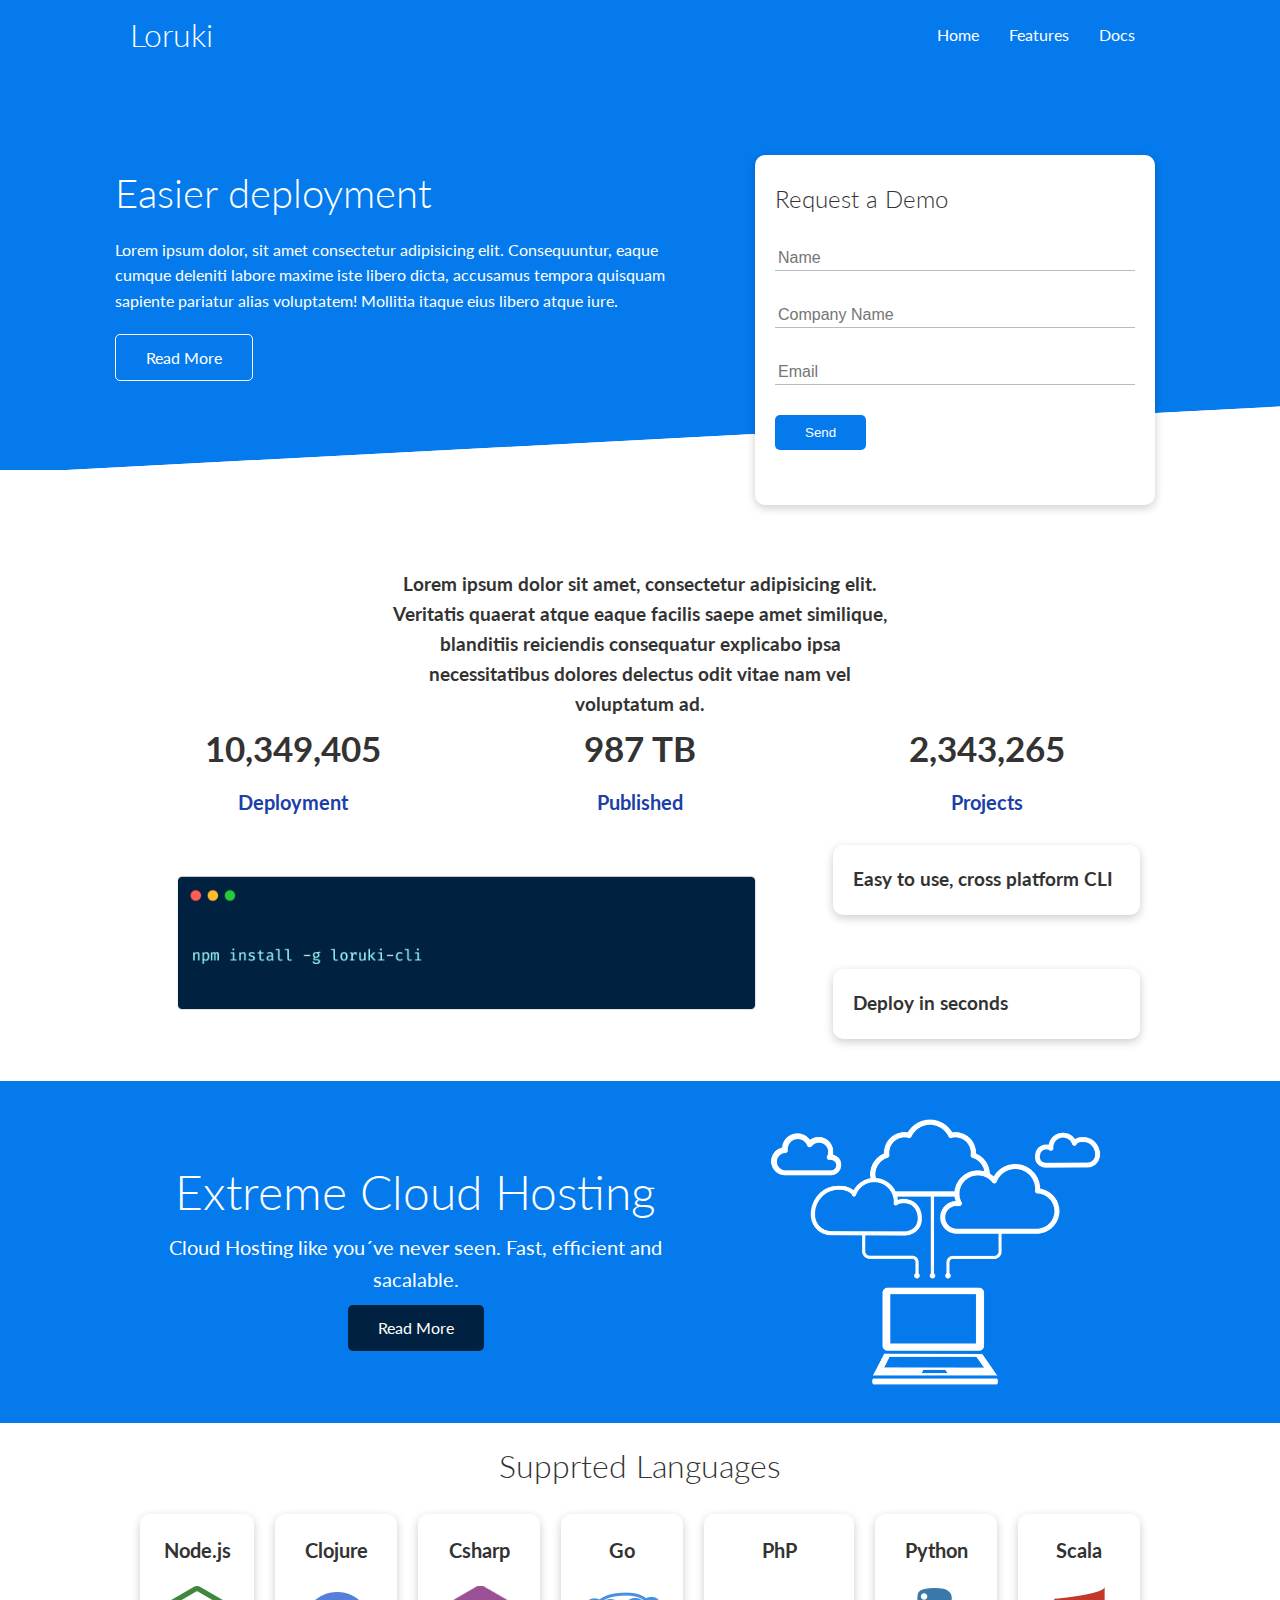
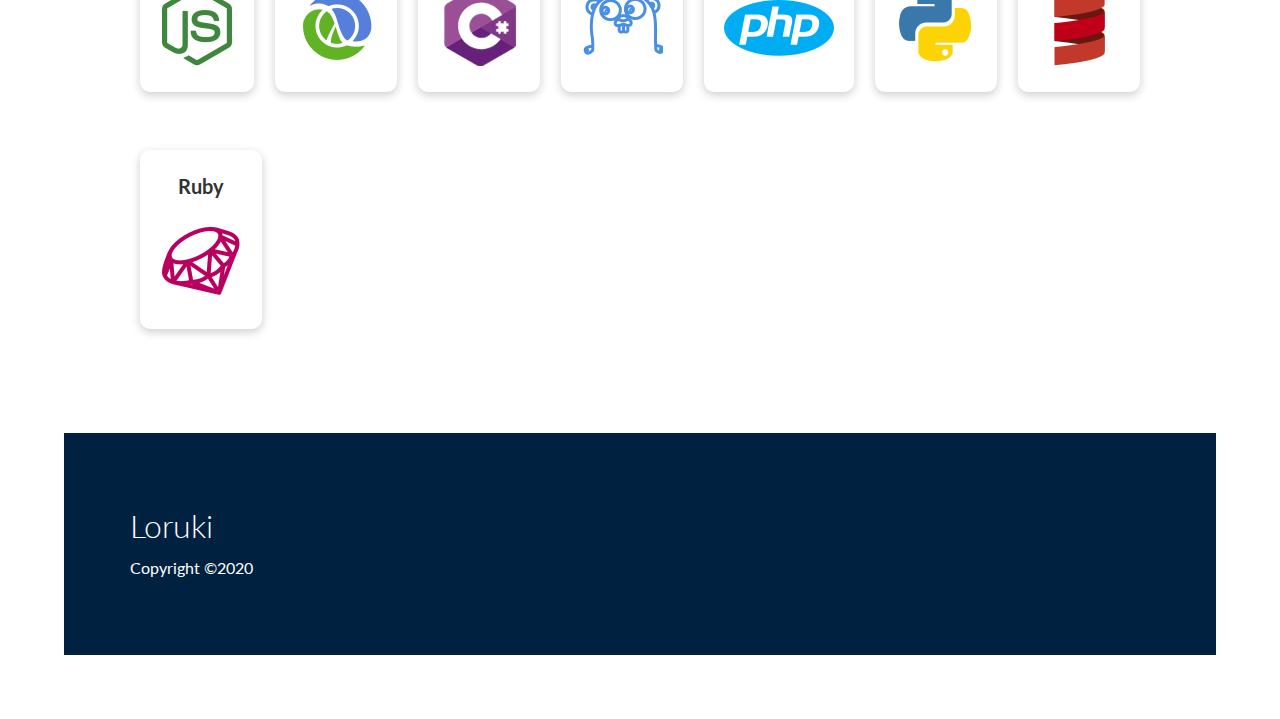
<file: index.html>
<!DOCTYPE html>
<html lang="en">

<head>
    <meta charset="UTF-8">
    <meta name="viewport" content="width=device-width, initial-scale=1.0">
    <!--LINKS A FONTAWESOME-->
    <link rel="stylesheet" href="https://cdnjs.cloudflare.com/ajax/libs/font-awesome/5.15.1/css/all.min.css" integrity="sha512-+4zCK9k+qNFUR5X+cKL9EIR+ZOhtIloNl9GIKS57V1MyNsYpYcUrUeQc9vNfzsWfV28IaLL3i96P9sdNyeRssA==" crossorigin="anonymous" />
    <!--LINKS A CSS-->
    <link rel="stylesheet" href="css/style.css">
    <link rel="stylesheet" href="css/utilities.css">

    <title>Loruki | Cloud Hosting for Everyone</title>
</head>

<body>
    <!--NavBar -->
    <div class="navbar">
        <div class="container flex"><!--ESTABLECE CONTAINER COMO FLEX-->
            <h1 class="logo">Loruki</h1>
            <nav>
                <ul>
                    <li><a href="index.html">Home</a></li>
                    <li><a href="features.html">Features</a></li>
                    <li><a href="docs.html">Docs</a></li>
                </ul>
            </nav>
        </div>
    </div>
    </div>
    <!--Showcase-->
    <section class="showcase">  <!--SECCIÓN SHOWCASE-->
        <div class="container grid">    <!--CONTAINER TIPO GRID-->
            <div class="showcase-text">
                <h1>Easier deployment</h1>
                <p>Lorem ipsum dolor, sit amet consectetur adipisicing elit. Consequuntur, eaque cumque deleniti labore
                    maxime iste libero dicta, accusamus tempora quisquam sapiente pariatur alias voluptatem! Mollitia
                    itaque eius libero atque iure.</p>
                <a href="features.html" class="btn btn-outline">Read More</a>   <!--BOTON OUTLINE-->
            </div>
            <div class="showcase-form card">    
                <h2>Request a Demo</h2>
                <form>
                    <div class="form-control">
                        <input type="text" name="name" placeholder="Name" required>
                    </div>
                    <div class="form-control">
                        <input type="text" name="company" placeholder="Company Name" required>
                    </div>
                    <div class="form-control">
                        <input type="email" name="email" placeholder="Email" required>
                    </div>
                    <input type="submit" value="Send" class="btn btn-primary">
                </form>
            </div>
        </div>
    </section>
    <!--Stats-->
    <section class="stats">
        <div class="container">
            <h3 class="stats-heading text-center my-1">
                Lorem ipsum dolor sit amet, consectetur adipisicing elit. Veritatis quaerat atque eaque facilis saepe
                amet similique, blanditiis reiciendis consequatur explicabo ipsa necessitatibus dolores delectus odit
                vitae nam vel voluptatum ad.
            </h3>
            <div class="grid grid-3 text-center my-4">
                <div>
                    <i class="fas fa-server fa-3x"></i>
                        <h3>10,349,405</h3>
                        <p class="text-secondary">Deployment</p>
                </div>
                <div><i class="fas fa-upload fa-3x"></i>
                        <h3>987 TB</h3>
                        <p class="text-secondary">Published</p>   
                </div>
                <div>
                    <i class="fas fa-project-diagram fa-3x"></i>
                        <h3>2,343,265</h3>
                        <p class="text-secondary">Projects</p>
                </div>
            </div>

        </div>
    </section>
    <!--CLI-->
    <section class="cli">
        <div class="container grid">
            <img src="images/cli.png" alt="">
            <div class="card">
                <h3>Easy to use, cross platform CLI</h3>
            </div>
            <div class="card">
                <h3>Deploy in seconds</h3>
            </div>
        </div>
    </section>
    <!--CLOUD-->
    <section class="cloud bg-primary my-2 py-2">
        <div class="container grid">
            <div class="text-center">
                <h2 class="lg">Extreme Cloud Hosting</h2>
                <p class="lead my-1">Cloud Hosting like you´ve never seen.
                    Fast, efficient and sacalable.</p>
                <a href="features.html" class="btn btn-dark">Read More</a>
            </div>
            <img src="images/cloud.png" alt="">
        </div>
    </section>
    <!--Languages -->
    <section class="languages">
        <h2 class="md text-center my-2">
            Supprted Languages
        </h2>
        <div class="container flex">
            <div class="card">
                <h4>Node.js</h4>
                <img src="images/logos/node.png" alt="">
            </div>
            <div class="card">
                <h4>Clojure</h4>
                <img src="images/logos/clojure.png" alt="">
            </div>
            <div class="card">
                <h4>Csharp</h4>
                <img src="images/logos/csharp.png" alt="">
            </div>
            <div class="card">
                <h4>Go</h4>
                <img src="images/logos/go.png" alt="">
            </div>
            <div class="card">
                <h4>PhP</h4>
                <img src="images/logos/php.png" alt="">
            </div>
            <div class="card">
                <h4>Python</h4>
                <img src="images/logos/python.png" alt="">
            </div>
            <div class="card">
                <h4>Scala</h4>
                <img src="images/logos/scala.png" alt="">
            </div>
            <div class="card">
                <h4>Ruby</h4>
                <img src="images/logos/ruby.png" alt="">
            </div>
            
        </div>
    </section>
    <!--Footer-->
    <footer class="footer bg-dark py-5">
        <div class="container grid grid-3">
            <div>
                <h1>Loruki</h1>
                <p>Copyright &copy;2020</p>
            </div>
            <nav>
                <ul>
                    <li><a href="index.html"></a></li>
                    <li><a href="features.html"></a></li>
                    <li><a href="doc.html"></a></li>
                </ul>
            </nav>
            <div class="social">
                <a href="#"><i class="fab fa-twitter fa-2x"></i></a>
                <a href="#"><i class="fab fa-facebook fa-2x"></i></a>
                <a href="#"><i class="fab fa-instagram fa-2x"></i></a>
                <a href="#"><i class="fab fa-github fa-2x"></i></a>
            </div>
        </div>
    </footer>
</body>

</html>
</file>
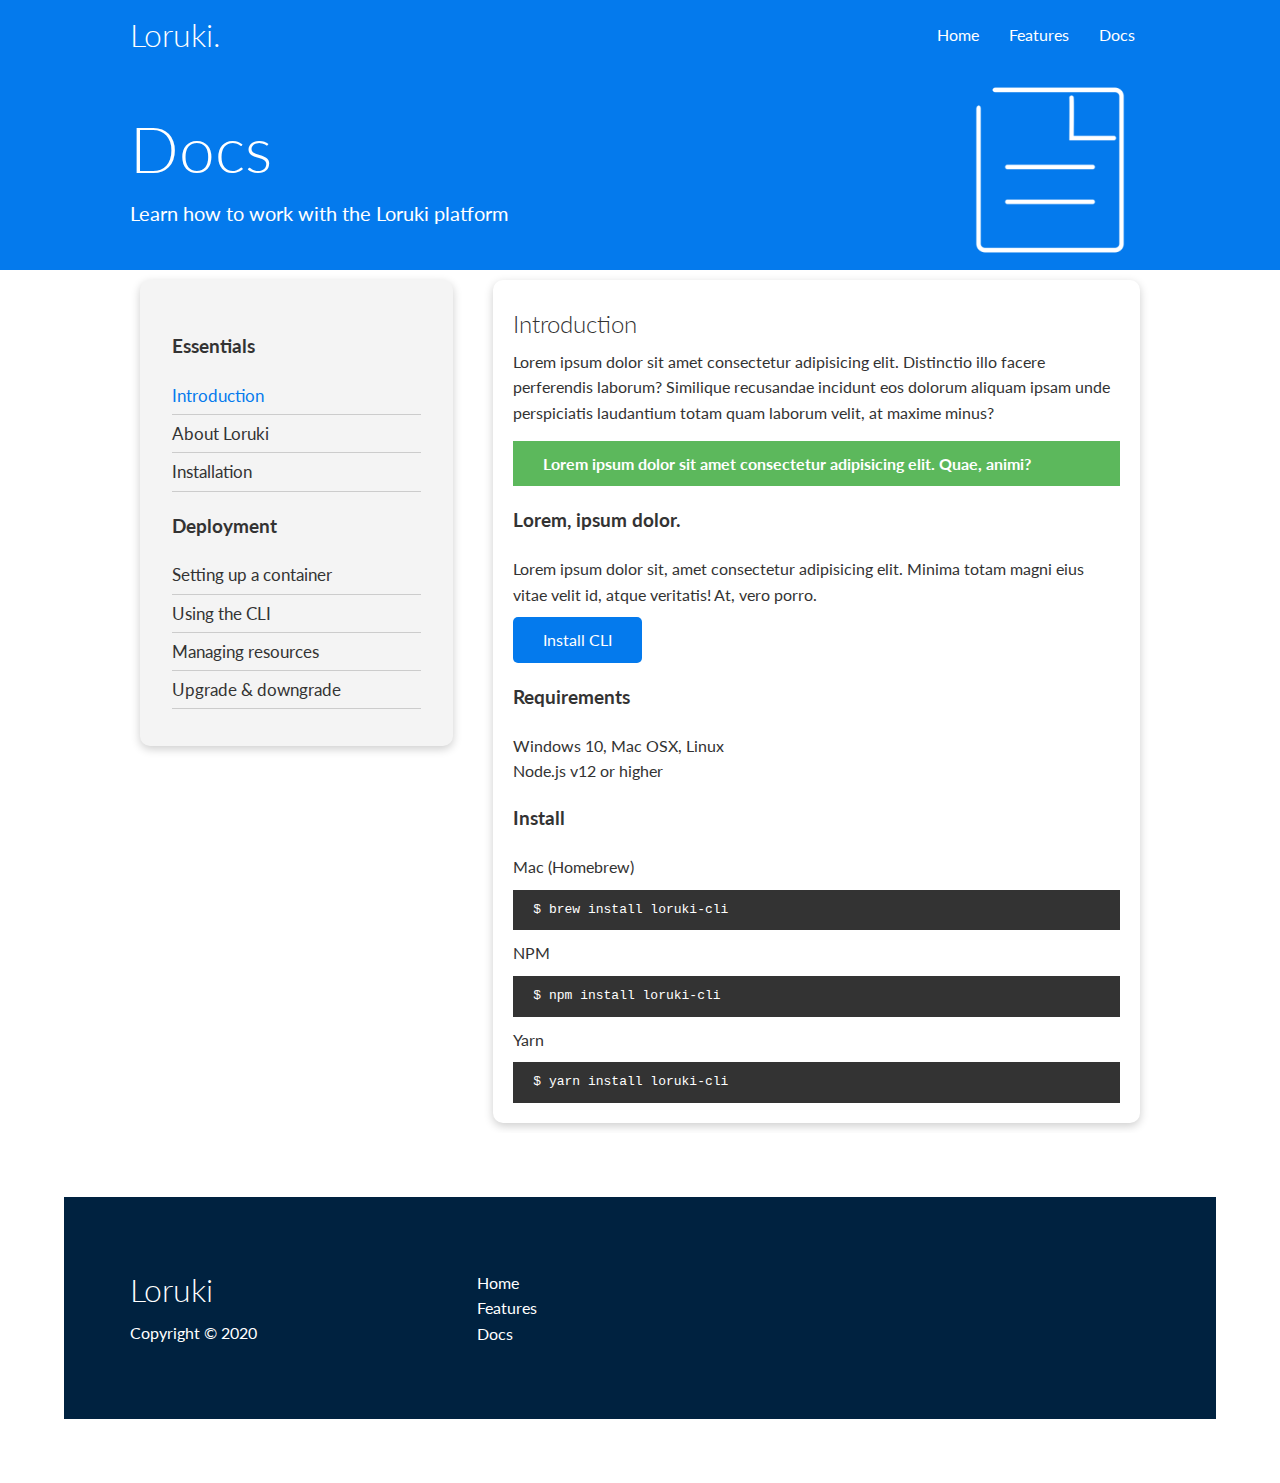
<file: docs.html>
<!DOCTYPE html>
<html lang="en">
<head>
    <meta charset="UTF-8">
    <meta name="viewport" content="width=device-width, initial-scale=1.0">
    <!--LINKS A FONTAWESOME-->
    <link rel="stylesheet" href="https://cdnjs.cloudflare.com/ajax/libs/font-awesome/5.15.1/css/all.min.css" integrity="sha512-+4zCK9k+qNFUR5X+cKL9EIR+ZOhtIloNl9GIKS57V1MyNsYpYcUrUeQc9vNfzsWfV28IaLL3i96P9sdNyeRssA==" crossorigin="anonymous" />
    <!--LINKS A CSS-->
    <link rel="stylesheet" href="css/utilities.css">
    <link rel="stylesheet" href="css/style.css">
    <title>Loruki | Cloud Hosting For Everyone</title>
</head>
<body>
    <!-- Navbar -->
    <div class="navbar">
        <div class="container flex">
            <h1 class="logo">Loruki.</h1>
            <nav>
                <ul>
                    <li><a href="index.html">Home</a></li>
                    <li><a href="features.html">Features</a></li>
                    <li><a href="docs.html">Docs</a></li>
                </ul>
            </nav>
        </div>
    </div>

    <!-- Head -->
    <section class="docs-head bg-primary">
        <div class="container grid">
            <div>
                <h1 class="xl">Docs</h1>
                <p class="lead">
                    Learn how to work with the Loruki platform
                </p>
            </div>
            <img src="images/docs.png" alt="">
        </div>
    </section>

    <!-- Docs main -->
    <section class="docs-main my-4">
        <div class="container grid">
            <div class="card bg-light p-3">
                <h3 class="my-2">Essentials</h3>
                <nav>
                    <ul>
                        <li><a class="text-primary" href="#">Introduction</a></li>
                        <li><a href="#">About Loruki</a></li>
                        <li><a href="#">Installation</a></li>
                    </ul>
                </nav>

                <h3 class="my-2">Deployment</h3>
                <nav>
                    <ul>
                        <li><a href="#">Setting up a container</a></li>
							<li><a href="#">Using the CLI</a></li>
							<li><a href="#">Managing resources</a></li>
							<li><a href="#">Upgrade & downgrade</a></li>
                    </ul>
                </nav>
            </div>
            <div class="card">
                <h2>Introduction</h2>
                <p>Lorem ipsum dolor sit amet consectetur adipisicing elit. Distinctio illo facere perferendis laborum? Similique recusandae incidunt eos dolorum aliquam ipsam unde perspiciatis laudantium totam quam laborum velit, at maxime minus?</p>

                <div class="alert alert-success">
                    <i class="fas fa-info"></i> Lorem ipsum dolor sit amet consectetur adipisicing elit. Quae, animi?
                </div>

                <h3>Lorem, ipsum dolor.</h3>
                <p>Lorem ipsum dolor sit, amet consectetur adipisicing elit. Minima totam magni eius vitae velit id, atque veritatis! At, vero porro.</p>
                <a href="#" class="btn btn-primary">Install CLI</a>

                <h3>Requirements</h3>
                <ul>
                    <li>Windows 10, Mac OSX, Linux</li>
                    <li>Node.js v12 or higher</li>
                </ul>

                <h3>Install</h3>
                <p>Mac (Homebrew)</p>
                <pre><code>$ brew install loruki-cli</code></pre>
                <p>NPM</p>
                <pre><code>$ npm install loruki-cli</code></pre>
                <p>Yarn</p>
                <pre><code>$ yarn install loruki-cli</code></pre>

            </div>
        </div>
    </section>
    
    <!-- Footer -->
    <footer class="footer bg-dark py-5">
        <div class="container grid grid-3">
            <div>
                <h1>Loruki
                </h1>
                <p>Copyright &copy; 2020</p>
            </div>
            <nav>
                <ul>
                    <li><a href="index.html">Home</a></li>
                    <li><a href="features.html">Features</a></li>
                    <li><a href="docs.html">Docs</a></li>
                </ul>
            </nav>
            <div class="social">
                <a href="#"><i class="fab fa-github fa-2x"></i></a>
                <a href="#"><i class="fab fa-facebook fa-2x"></i></a>
                <a href="#"><i class="fab fa-instagram fa-2x"></i></a>
                <a href="#"><i class="fab fa-twitter fa-2x"></i></a>
            </div>
        </div>
    </footer>
</body>
</html>
</file>
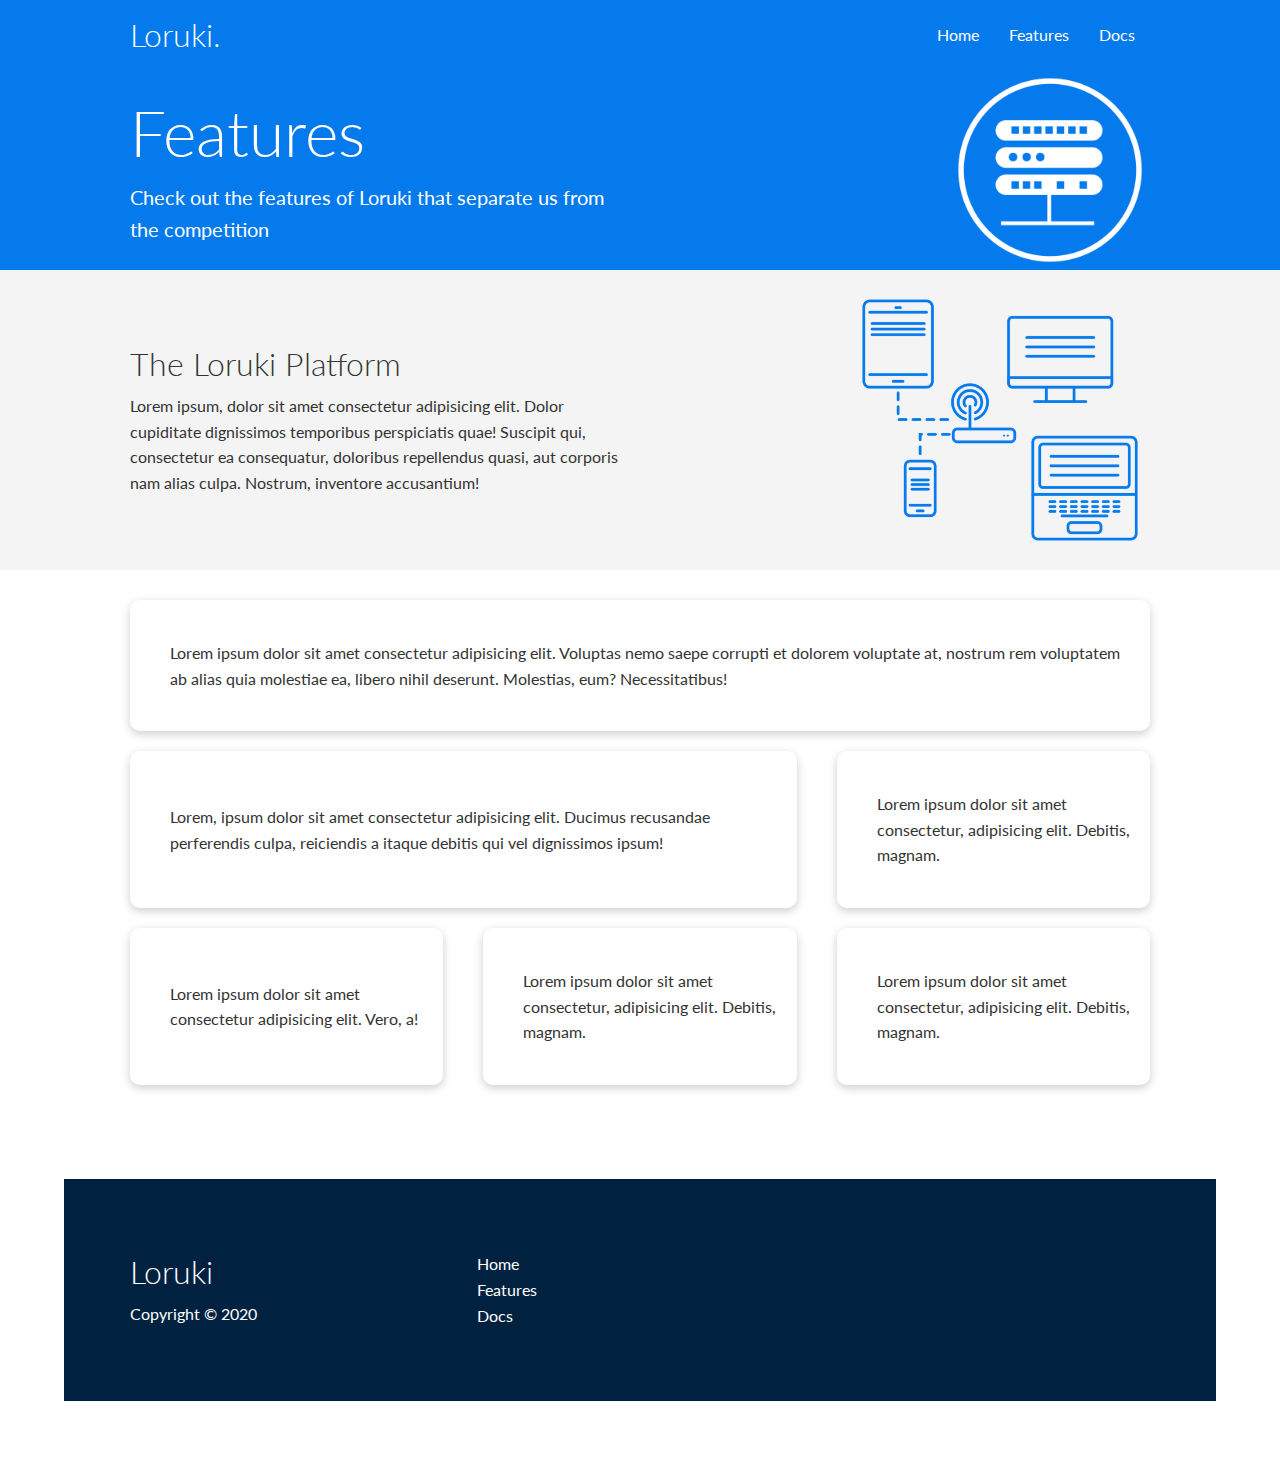
<file: features.html>
<!DOCTYPE html>
<html lang="en">
<head>
    <meta charset="UTF-8">
    <meta name="viewport" content="width=device-width, initial-scale=1.0">
    <!--LINKS A FONTAWESOME-->
    <link rel="stylesheet" href="https://cdnjs.cloudflare.com/ajax/libs/font-awesome/5.15.1/css/all.min.css" integrity="sha512-+4zCK9k+qNFUR5X+cKL9EIR+ZOhtIloNl9GIKS57V1MyNsYpYcUrUeQc9vNfzsWfV28IaLL3i96P9sdNyeRssA==" crossorigin="anonymous" />
    <!--LINKS A CSS-->
    <link rel="stylesheet" href="css/utilities.css">
    <link rel="stylesheet" href="css/style.css">
    <title>Loruki | Cloud Hosting For Everyone</title>
</head>
<body>
    <!-- Navbar -->
    <div class="navbar">
        <div class="container flex">
            <h1 class="logo">Loruki.</h1>
            <nav>
                <ul>
                    <li><a href="index.html">Home</a></li>
                    <li><a href="features.html">Features</a></li>
                    <li><a href="docs.html">Docs</a></li>
                </ul>
            </nav>
        </div>
    </div>

    <!-- Head -->
    <section class="features-head bg-primary">
        <div class="container grid">
            <div>
                <h1 class="xl">Features</h1>
                <p class="lead">
                    Check out the features of Loruki that separate us from the
						competition
                </p>
            </div>
            <img src="images/server.png" alt="">
        </div>
    </section>

    <!-- Sub head -->
    <section class="features-sub-head bg-light">
        <div class="container grid">
            <div>
                <h1 class="md">The Loruki Platform</h1>
                <p>
                    Lorem ipsum, dolor sit amet consectetur adipisicing elit. Dolor cupiditate dignissimos temporibus perspiciatis quae! Suscipit qui, consectetur ea consequatur, doloribus repellendus quasi, aut corporis nam alias culpa. Nostrum, inventore accusantium!
                </p>
            </div>
            <img src="images/server2.png" alt="">
        </div>
    </section>

    <section class="features-main my-2">
        <div class="container grid grid-3">
            <div class="card flex">
                <i class="fas fa-server fa-3x"></i>
                <p>Lorem ipsum dolor sit amet consectetur adipisicing elit. Voluptas nemo saepe corrupti et dolorem voluptate at, nostrum rem voluptatem ab alias quia molestiae ea, libero nihil deserunt. Molestias, eum? Necessitatibus!</p>
            </div>
            <div class="card flex">
                <i class="fas fa-network-wired fa-3x"></i>
                <p>
                    Lorem, ipsum dolor sit amet consectetur adipisicing elit. Ducimus
                    recusandae perferendis culpa, reiciendis a itaque debitis qui vel
                    dignissimos ipsum!
                </p>
            </div>
            <div class="card flex">
                <i class="fas fa-laptop-code fa-3x"></i>
                <p>
                    Lorem ipsum dolor sit amet consectetur, adipisicing elit. Debitis,
                    magnam.
                </p>
            </div>
            <div class="card flex">
                <i class="fas fa-database fa-3x"></i>
                <p>
                    Lorem ipsum dolor sit amet consectetur adipisicing elit. Vero, a!
                </p>
            </div>
            <div class="card flex">
                <i class="fas fa-power-off fa-3x"></i>
                <p>
                    Lorem ipsum dolor sit amet consectetur, adipisicing elit. Debitis,
                    magnam.
                </p>
            </div>
            <div class="card flex">
                <i class="fas fa-upload fa-3x"></i>
                <p>
                    Lorem ipsum dolor sit amet consectetur, adipisicing elit. Debitis,
                    magnam.
                </p>
            </div>
        </div>
    </section>

    <!-- Footer -->
    <footer class="footer bg-dark py-5">
        <div class="container grid grid-3">
            <div>
                <h1>Loruki
                </h1>
                <p>Copyright &copy; 2020</p>
            </div>
            <nav>
                <ul>
                    <li><a href="index.html">Home</a></li>
                    <li><a href="features.html">Features</a></li>
                    <li><a href="docs.html">Docs</a></li>
                </ul>
            </nav>
            <div class="social">
                <a href="#"><i class="fab fa-github fa-2x"></i></a>
                <a href="#"><i class="fab fa-facebook fa-2x"></i></a>
                <a href="#"><i class="fab fa-instagram fa-2x"></i></a>
                <a href="#"><i class="fab fa-twitter fa-2x"></i></a>
            </div>
        </div>
    </footer>
</body>
</html>
</file>
<file: css/style.css>
/*FUENTE IMPORTADA DESDE GOOGLE FOTNS*/
@import url('https://fonts.googleapis.com/css2?family=Lato:wght@300&display=swap');

:root{  /*CON ROOT CREAMOS VARIABLES DE PARA ESTE PROGRAMA*/
    --primary-color:#047aed;
    --secondary-color:#1c3fa8;
    --dark-color:#002240;
    --light-color:#f4f4f4;
    --success-color:#5cb85c;
    --error-color:#d9534f;
}


*{  /*SELECTOR UNIVERSAL, ESTABLECE MARGIN Y PADDING 0 DE INICIO PARA TODA LA PÁGINA
    */
    box-sizing: border-box;
    /*border-box le dice al navegador tomar en cuenta para cualquier valor que se especifique 
    de borde o de relleno para el ancho o alto de un elemento. Es decir, si se define un elemento c
    on un ancho de 100 pixeles. Esos 100 pixeles incluíran cualquier borde o relleno que se añadan, 
    y la caja de contenido se encogerá para absorber ese ancho extra. Esto típicamente hace mucho más 
    fácil dimensionar elementos*/
    padding: 0;
    margin: 0;
}
body{
    font-family: 'Lato',sans-serif; /*SELECCIONAMOS LA FUENTE IMPORTADA Y SIN SERIFA*/
    color: #333;
    line-height: 1.6;   /*INTERLINEADO, EL RECOMENDADO ES 1.6*/
}
ul{ 
    list-style-type: none;  /*QUITAMOS LOS PUNTITOS DE LAS LISTAS*/
}
a{
    text-decoration: none;  /*QUITAMOS LOS ENFECTOS DE TEXTO POR DEFECTO EN ENLACES*/
    color: #333;
}
h1,h2{
    font-weight: 300;       
    line-height: 1.2;
    margin: 10px 0;
}
p{
    margin:10px 0;
}
img{
    width: 100%;    /*LA IMAGEN OCUPA EL 100% DE SU DIV */
}
code,pre{   /*PARA INTRODUCIR TROZOS DE CODIGOS QUE SE VAN A REPRESENTAR*/
    background: #333;
    color: #fff;
    padding: 10px;
}
/*NavBar*/
.navbar{
    background-color: var(--primary-color);
    color: #fff;
    height: 70px;
}
.navbar ul{
    display: flex;  /*https://developer.mozilla.org/es/docs/Web/CSS/CSS_Flexible_Box_Layout/Usando_las_cajas_flexibles_CSS*/

}
.navbar a{
    color:#fff ;
    padding: 10px;
    margin: 0 5px;
}
.navbar a:hover{
    border-bottom: 2px #fff solid;
}
.navbar .flex{
    justify-content: space-between; /*ALINEA LOS ELEMENTOS FLEX EN LOS EXTREMOS */
}
/*Showcase*/
.showcase{
    height: 400px;
    background-color: var(--primary-color);
    color: #fff;
    position: relative;
}
.showcase h1{
    font-size: 40px;
}
.showcase p{
    margin: 20px 0;
}
.showcase .grid{
    grid-template-columns: 55% 45%; /*DISTRIBUCIÓN EN EL ELEMENTO GRID QUE LE CONTIENE */
    gap: 30px;          
    overflow: visible;  /*PERMITE VER LA PARTE QUE REBASA A SU ELEMENTO CONTENEDOR*/
}
.showcase-text{
    animation: slideInFromLeft 1s ease-in;
}
.showcase-form{
    position: relative;
    top: 60px;
    height: 350px;
    width: 400px;
    padding: 40px;
    z-index: 100;
    justify-self: flex-end;
    animation: slideInFromRight 1s ease-in;
}
.showcase-form .form-control{
    margin: 30px 0;
}
.showcase-form input[type='text'],
.showcase-form input[type='email']{
    border: 0;
    border-bottom: 1px solid #b4becb;
    width: 100%;
    padding: 3px;
    font-size: 16px;
}
.showcase-form input:focus{
    outline: none;
}
.showcase::before,
.showcase::after{
    content: '';
    position: absolute;
    height: 100px;
    bottom: -70px;
    right: 0;
    left: 0;
    background: #fff;
    transform: skewY(-3deg);
    -webkit-transform: skewY(-3deg);
    -moz-transform: skewY(-3deg);
    -ms-transform: skewY(-3deg);
}
/*Stats*/
.stats{
    padding-top:100px;
    animation: slideInFromBottom 1s ease-in;

}
.stats-heading{
    max-width: 500px;
    margin: auto;
}
.stats .grid h3{
    font-size: 35px;
}
.stats .grid p{
    font-size: 20px;
    font-weight: bold;
}
/*CLI*/
.cli .grid{
    grid-template-columns: repeat(3,1fr);
    grid-template-rows: repeat(2,1fr);
}
.cli .grid >*:first-child{
    grid-column: 1 /span 2;
    grid-row: 1 /span 2;
}
/*CLOUD*/
.cloud .grid{
    grid-template-columns: 4fr 3fr;
}
/*languages*/
.languages .flex{
    flex-wrap: wrap;
}
.languages .card{
    text-align: center;
    margin: 18px 10px 40px;
    transition: transform 0.2s ease-in;
}
.languages .card h4{
    font-size: 20px;
    margin-bottom: 20px;
}
.languages .card:hover{
    transform: translateY(-15px);
}
/*Features*/
.features-head img,
.docs-head img{
    width: 200px;
    justify-self: flex-end;

}
.features-sub-head img{
    width: 300px;
    justify-self: flex-end;
}
.features-main .card>i{
    margin-right: 20px;
}
.features-main .grid{
    padding: 30px;
}
.features-main .grid > *:first-child{
    grid-column: 1 / span 3;
}
.features-main .grid>*:nth-child(2){
    grid-column: 1 / span 2;
}
/*Docs*/
.docs-main h3{
    margin: 20px 0;
}
.docs-main .grid{
    grid-template-columns: 1fr 2fr;
    align-items: flex-start;
}
.docs-main nav li{
    font-size: 17px;
    padding-bottom: 5px;
    margin-bottom: 5px;
    border-bottom: 1px #ccc solid;
}
.docs-main a:hover{
    font-weight: bold;
}

/*footer*/
.footer .social a{
    margin: 0 10px;
}
/*Animations*/
@keyframes slideInFromLeft{
    0%{
        transform: translateX(-100%);
    }
    100%{
        transform: translateX(0);
    }
}
@keyframes slideInFromRight{
    0%{
        transform: translateX(+100%);
    }
    100%{
        transform: translateX(0);
    }
}
@keyframes slideInFromTop{
    0%{
        transform: translateY(-100%);
    }
    100%{
        transform: translateY(0);
    }
}
@keyframes slideInFromBottom{
    0%{
        transform: translateY(+100%);
    }
    100%{
        transform: translateY(0);
    }
}
/*MEDIA QUERYS*/
/*Tablets & under*/
@media(max-width:768px){
    .grid,
    .showcase .grid,
    .stats .grid,
    .cli .grid,
    .cloud .grid,
    .features-main .grid,
    .docs-main .grid{
    grid-template-columns:1fr;
    grid-template-rows: 1fr;
    }
    .showcase{
        height: auto;
    }
    .showcase-text{
        text-align: center;
        margin-top: 40px;
        animation: slideInFromTop 1s ease-in;
    }
    .showcase-form{
        justify-self: center;
        margin: auto;
        animation: slideInFromBottom 1s ease-in;
    }
    .cli .grid >*:first-child{
        grid-column: 1;
        grid-row: 1;
    }
    .features-head,
    .features-sub-head,
    .docs-head{
        text-align: center;
    }
    .features-head img,
    .features-sub-head img,
    .docs-head img{
        justify-self: center;
    }
    .features-main .grid> *:first-child,
    .features-main .grid> *:nth-child(2){
        grid-column: 1;
    }
}

/*Mobile*/
@media(max-width:500px){
    .navbar{
        height: 110px;
    }
    .navbar .flex{
        flex-direction: column;
    }
    .navbar ul{
        padding: 10px;
        background-color: (0,0,0,0.1);
    }

}
</file>
<file: css/utilities.css>
/*CONTENEDOR PRINCIPAL EN EL CUAL SE ENCUENTRA EL CUERPO DE LA PÁGINA*/
.container{
    max-width: 1100px;
    margin: 0 auto;     /*margen superior e inferior 0*/
    overflow: auto;
    padding: 0 40px;    /*padding derecho e izquierdo de  40*/
}
/*TARJETA FORMULARIO*/
.card{
    background-color: #fff;
    color:#333;
    border-radius: 10px;
    box-shadow: 0 3px 10px rgba(0, 0,0,0.2);    /*con rgb (0,0,0,valor entre 0 y 1) tranaparencia*/
    padding: 20px;
    margin: 10px;
}
/*CLASE BOTON */
.btn{
      /*
Compared to display: inline, the major difference is that display: inline-block allows to set a width and height on the element.

Also, with display: inline-block, the top and bottom margins/paddings are respected, but with display: inline they are not.

Compared to display: block, the major difference is that display: inline-block does not add a line-break after the element, so the element can sit next to other elements.

The following example shows the different behavior of display: inline, display: inline-block and display: block*/
    display: inline-block; 
    padding: 10px 30px;
    cursor: pointer;        /*AL SITUAR EL CURSOR ENCIMA SE TRANSPORMA EN DEDO*/
    background-color: var(--primary-color);
    color: #fff;
    border: none;
    border-radius: 5px;
}
/*BOTON CON FONDO TRANSPARENTE Y BORDE DE COLOR*/
.btn-outline{
    background-color: transparent;
    border: 1px #fff solid;
}
/*CAMBIA EL TAMAÑO DEL BOTON AL PASAR EL CURSOR*/
.btn:hover{
    transform: scale(0.98);
}
/*Backgrounds and colored buttons*/
.bg-primary,
.btn-primary{
    background-color: var(--primary-color);
    color: #fff;
}
.bg-secondary,
.btn-secondary{
    background-color: var(--secondary-color);
    color: #fff;
}
.bg-dark,
.btn-dark{
    background-color: var(--dark-color);
    color: #fff;

}
.bg-light,
.btn-light{
    background-color: var(--light-color);
    color: #333;
}
.bg-primary a,
.btn-primary a,
.bg-secondary a,
.btn-secondary a,
.bg-dark a,
.btn-dark a{
    color: #fff;
}
/*Text colors*/
.text-primary{
    color: var(--primary-color);
}
.text-secondary{
    color: var(--secondary-color);
}
.text-dark{
    color: var(--dark-color);
}
.text-light{
    color: var(--light-color);
}
/*Text Sizes*/
.lead{
    font-size: 20px;
}
.sm{
    font-size: 1rem;
}
.md{
    font-size:2rem;
}
.lg{
    font-size:3rem;
}
.xl{
    font-size: 4rem;
}
.text-center{
    text-align: center;
}
/*Alert*/
.alert{
    background-color: var(--light-color);
    padding:10px 20px;
    font-weight: bold;
    margin: 15px 0;
}
.alert i{
    margin-right: 10px;
}
.alert-success{
    background-color: var(--success-color);
    color: #fff;
}
.alert-error{
    background-color: var(--error-color);
    color: #fff;
}
.flex{
    display: flex;
    justify-content: space-between;
    align-items: center;
    height: 100%;
}
.grid{
    display: grid;
    grid-template-columns: repeat(2,1fr);
    gap:20px;
    justify-content: center;
    align-items: center;
    height: 100%;
}
.grid-3{
    grid-template-columns: repeat(3,1fr);
}
/*MArgin*/
.py-1{
    margin: 1rem 0;
}
.py-2{
    margin: 1.5rem 0;
}
.py-3{
    margin: 2rem 0;
}
.py-4{
    margin: 3rem 0;
}
.py-5{
    margin: 4rem;
}
.m-1{
    margin: 1rem;
}
.m-2{
    margin: 1.5rem;
}
.m-3{
    margin: 2rem;
}
.m-4{
    margin: 3rem;
}
.m-5{
    margin: 4rem;
}
/*Padding*/
.py-1{
    padding: 1rem 0;
}
.py-2{
    padding: 1.5rem 0;
}
.py-3{
    padding: 2rem 0;
}
.py-4{
    padding: 3rem 0;
}
.py-5{
    padding: 4rem 0;
}
.p-1{
    padding: 1rem;
}
.p-2{
    padding: 1.5rem;
}
.p-3{
    padding: 2rem;
}
.p-4{
    padding: 3rem;
}
.p-5{
    padding: 4rem;
}
</file>
